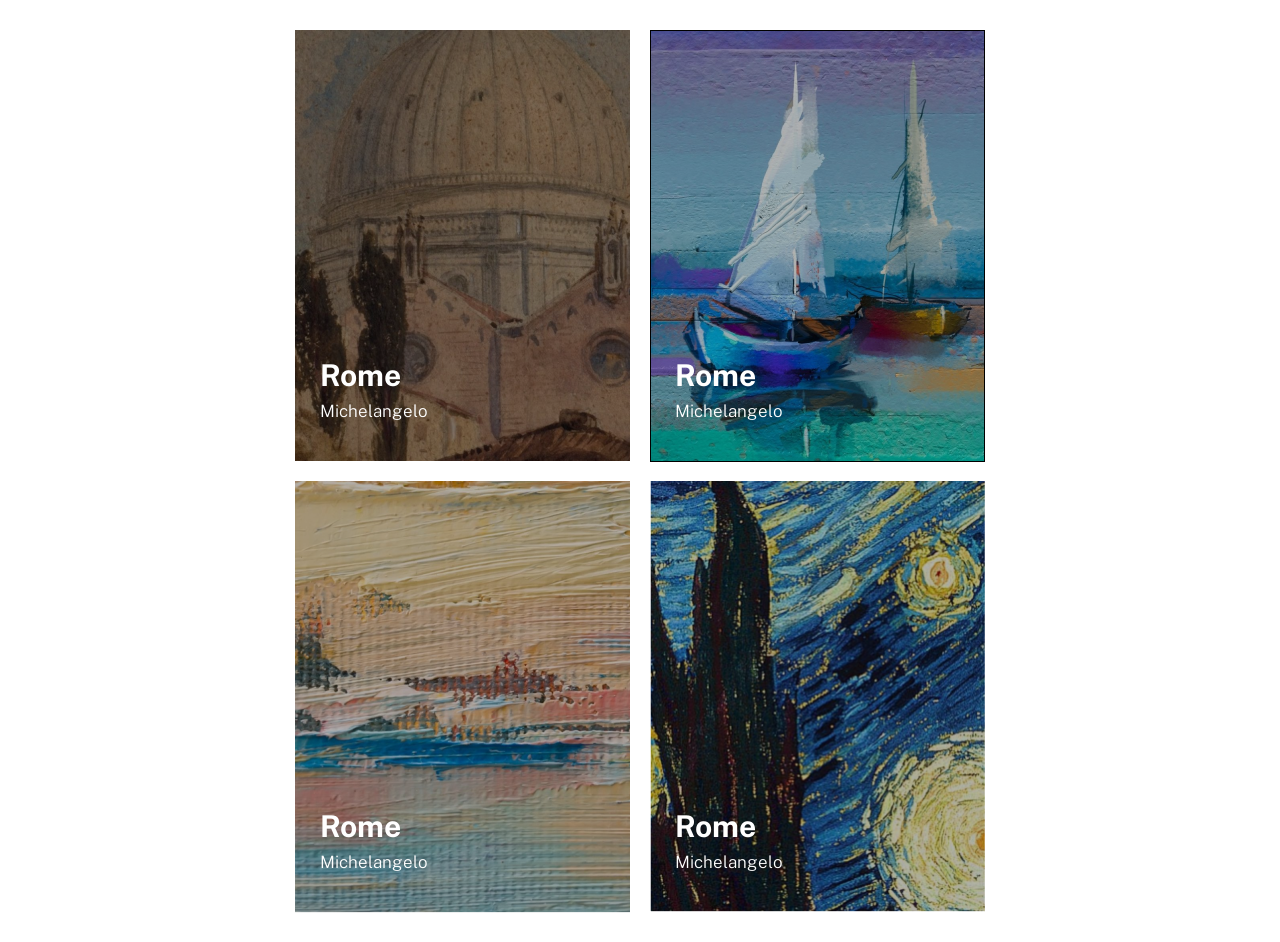
<file: lista-de-imagens/index.html>
<!DOCTYPE html>
<html lang="pt-br">
  <head>
    <meta charset="UTF-8" />
    <meta name="viewport" content="width=device-width, initial-scale=1.0" />
    <title>Exercício Lista de Imagens</title>

    <link rel="stylesheet" href="src/css/reset.css" />
    <link rel="stylesheet" href="src/css/style.css" />
    <link rel="stylesheet" href="src/css/responsive.css" />
  </head>
  <body>
    <main>
      <section class="pinturas">
        <div class="pintura">
          <img src="src/images/rome.png" alt="pintura rome" />

          <div class="informacoes">
            <h2 class="arte">Rome</h2>
            <h3 class="artista">Michelangelo</h3>
          </div>
        </div>

        <div class="pintura">
          <img src="src/images/boat-at-sea.png" alt="pintura boat at sea" />

          <div class="informacoes">
            <h2 class="arte">Rome</h2>
            <h3 class="artista">Michelangelo</h3>
          </div>
        </div>

        <div class="pintura">
          <img src="src/images/sand-and-sea.png" alt="pintura sand adn sea" />

          <div class="informacoes">
            <h2 class="arte">Rome</h2>
            <h3 class="artista">Michelangelo</h3>
          </div>
        </div>

        <div class="pintura">
          <img src="src/images/starry-night.png" alt="pintura starry night" />

          <div class="informacoes">
            <h2 class="arte">Rome</h2>
            <h3 class="artista">Michelangelo</h3>
          </div>
        </div>
      </section>
    </main>
  </body>
</html>
</file>
<file: lista-de-imagens/src/css/style.css>
@import url('https://fonts.googleapis.com/css2?family=Public+Sans:ital,wght@0,100..900;1,100..900&display=swap');

body {
    font-family: "Public Sans", sans-serif;
    font-weight: 300;
}

main {
    display: flex;
    min-height: 100vh;
    justify-content: center;
    align-items: center;
}

.pinturas {
    display: flex;
    gap: 20px;
    justify-content: center;
    flex-wrap: wrap;
}

.pinturas .pintura {
    width: 335px;
    height: 431px;
    position: relative;
}

.pinturas .pintura img {
width: 100%;
}

.pinturas .pintura .informacoes {
    position: absolute;
    color: #ffffff;
    bottom: 40px;
    left: 25px;
}

.pinturas .pintura .informacoes .arte {
    font-size: 30px;
    margin-bottom: 8px;
}

.pinturas .pintura .informacoes .artista {
    font-size: 17px;
    font-weight: 300;
}
</file>
<file: lista-de-imagens/src/css/responsive.css>
@media(max-width: 1440px) {
    .pinturas {
        max-width: 900px;
        margin: 30px 0;
    }
}
</file>
